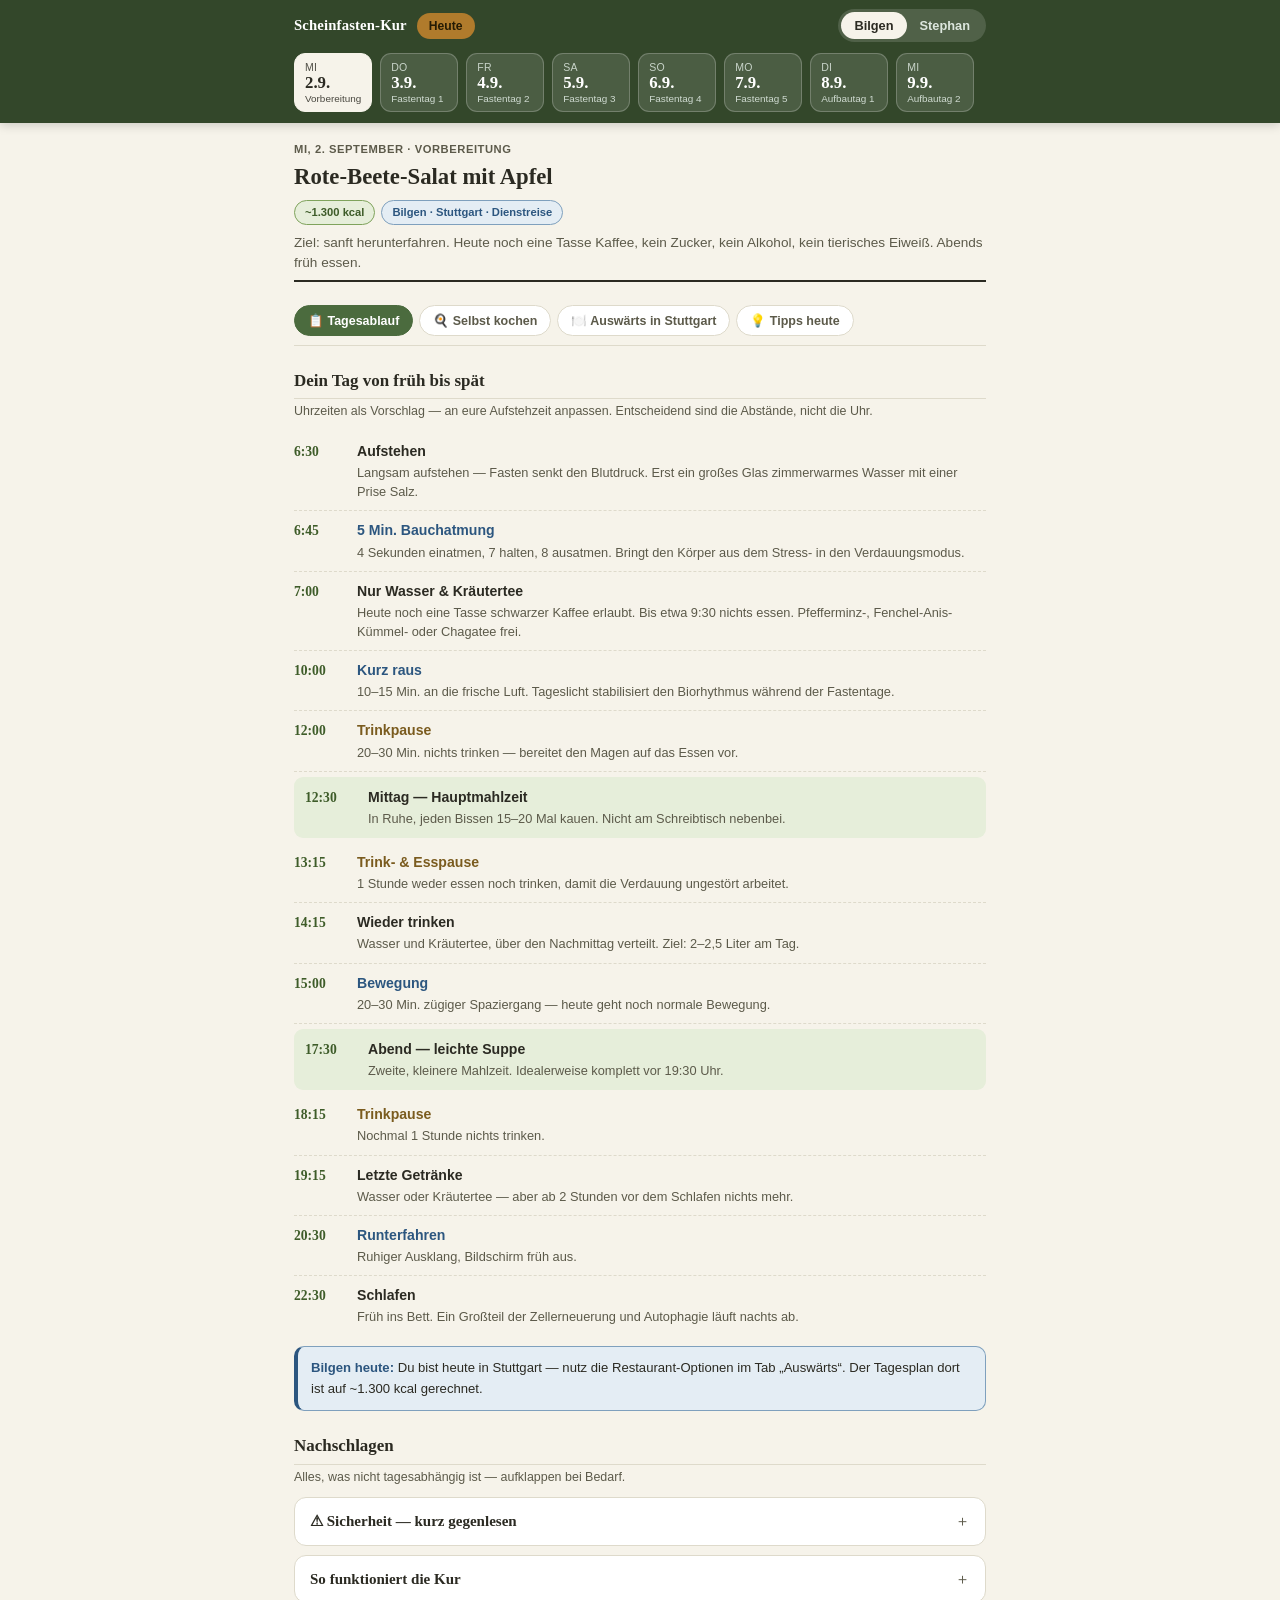
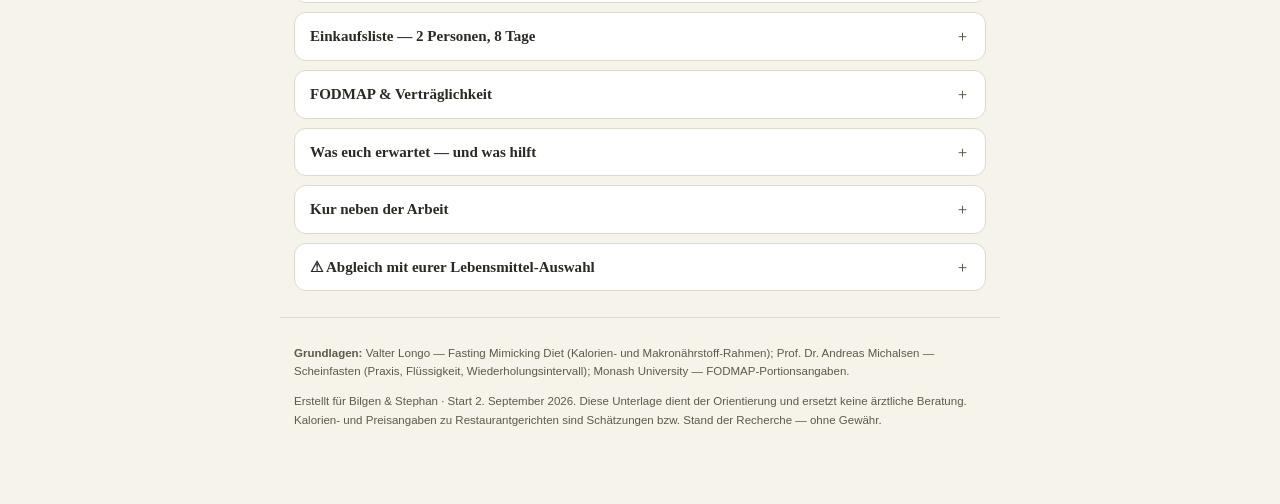
<file: index.html>
<!DOCTYPE html>
<html lang="de">
<head>
<meta charset="UTF-8">
<meta name="viewport" content="width=device-width, initial-scale=1.0, viewport-fit=cover">
<meta name="description" content="Persönlicher 8-Tage-Scheinfastenplan mit Tagesablauf, Rezepten und Restaurant-Empfehlungen.">
<meta name="theme-color" content="#33472A">
<meta name="robots" content="noindex, nofollow">
<meta name="apple-mobile-web-app-capable" content="yes">
<meta name="apple-mobile-web-app-status-bar-style" content="black-translucent">
<meta name="apple-mobile-web-app-title" content="Scheinfasten">
<link rel="icon" href="data:image/svg+xml,<svg xmlns='http://www.w3.org/2000/svg' viewBox='0 0 100 100'><rect width='100' height='100' rx='20' fill='%2333472A'/><text y='72' x='50' font-size='60' text-anchor='middle' fill='%23F6F3EA' font-family='Georgia,serif'>S</text></svg>">
<title>Scheinfasten-Kur · Bilgen &amp; Stephan · Sept 2026</title>
<style>
  :root{
    --paper:#F6F3EA; --ink:#2B2A22; --ink-soft:#5C5A4A; --line:#DEDACB;
    --card:#FFFFFF;
    --green:#4B6B3E; --green-d:#33472A; --green-bg:#E6EEDA; --green-line:#7FA35C; --green-text:#3E5C29;
    --gold:#B07B2C; --gold-bg:#F6ECD3; --gold-line:#C99A3D; --gold-text:#7A5B1E;
    --rose-bg:#F2E0DA; --rose-line:#B5654A; --rose-text:#7A3A25;
    --blue-bg:#E4EDF4; --blue-line:#7FA0BD; --blue-text:#2C567F;
    --bilgen:#B5654A; --stephan:#3E6B8C;
  }
  *{box-sizing:border-box;-webkit-tap-highlight-color:transparent;}
  html,body{margin:0;padding:0;}
  body{
    background:var(--paper);color:var(--ink);
    font-family:-apple-system,BlinkMacSystemFont,'Segoe UI',Roboto,sans-serif;
    -webkit-font-smoothing:antialiased;line-height:1.5;padding-bottom:50px;
  }
  .serif{font-family:Georgia,'Iowan Old Style',serif;}

  /* ---------- Sticky header ---------- */
  .topbar{
    position:sticky;top:0;z-index:60;background:var(--green-d);color:#fff;
    box-shadow:0 2px 10px rgba(0,0,0,.18);
  }
  .topbar .row1{display:flex;align-items:center;gap:10px;padding:9px 14px 7px;max-width:720px;margin:0 auto;}
  .brand{font-family:Georgia,serif;font-size:0.92rem;font-weight:700;letter-spacing:.01em;flex:none;}
  .toggle{display:flex;background:rgba(255,255,255,.14);border-radius:999px;padding:3px;margin-left:auto;}
  .toggle button{
    border:none;background:transparent;color:#DCE6DD;padding:6px 13px;border-radius:999px;
    font-size:0.8rem;font-weight:700;cursor:pointer;transition:.15s;
  }
  .toggle button.active{background:var(--paper);color:var(--ink);}
  .todaybtn{
    background:var(--gold);color:#241B04;border:none;font-weight:700;font-size:0.76rem;
    padding:6px 12px;border-radius:999px;cursor:pointer;flex:none;
  }

  /* ---------- Swipeable day strip ---------- */
  .daystrip{
    display:flex;gap:8px;overflow-x:auto;scroll-snap-type:x proximity;
    padding:4px 14px 11px;max-width:720px;margin:0 auto;
    scrollbar-width:none;-ms-overflow-style:none;
  }
  .daystrip::-webkit-scrollbar{display:none;}
  .daycard{
    flex:0 0 auto;scroll-snap-align:center;min-width:78px;
    background:rgba(255,255,255,.12);border:1px solid rgba(255,255,255,.22);
    border-radius:11px;padding:7px 10px;cursor:pointer;text-align:left;color:#E7F1EA;
  }
  .daycard .dow{font-size:0.66rem;opacity:.8;letter-spacing:.03em;text-transform:uppercase;}
  .daycard .dnum{font-family:Georgia,serif;font-size:1.05rem;font-weight:700;line-height:1.15;color:#fff;}
  .daycard .dtype{font-size:0.62rem;opacity:.85;margin-top:1px;white-space:nowrap;}
  .daycard.active{background:var(--paper);border-color:var(--paper);color:var(--ink);}
  .daycard.active .dnum{color:var(--ink);}
  .daycard.today::after{
    content:"";display:block;width:5px;height:5px;border-radius:50%;background:var(--gold);
    margin-top:4px;
  }
  .daycard.active.today::after{background:var(--gold);}

  .wrap{max-width:720px;margin:0 auto;padding:0 14px;}

  /* ---------- Day header ---------- */
  .dayhead{padding:18px 0 6px;border-bottom:2px solid var(--ink);margin-bottom:14px;}
  .dayhead .kicker{font-size:0.7rem;text-transform:uppercase;letter-spacing:.05em;color:var(--ink-soft);font-weight:700;}
  .dayhead h1{font-family:Georgia,serif;font-size:1.42rem;margin:2px 0 4px;font-weight:600;}
  .dayhead .badges{display:flex;gap:6px;flex-wrap:wrap;margin-top:6px;}
  .badge{font-size:0.7rem;font-weight:700;border-radius:999px;padding:3px 10px;}
  .badge.kcal{background:var(--green-bg);color:var(--green-text);border:1px solid var(--green-line);}
  .badge.ctx{background:var(--blue-bg);color:var(--blue-text);border:1px solid var(--blue-line);}
  .badge.today{background:var(--gold);color:#241B04;}
  .dayhead .lede{font-size:0.85rem;color:var(--ink-soft);margin:8px 0 0;}

  /* ---------- Section tabs ---------- */
  .modetabs{
    position:sticky;top:88px;z-index:40;background:var(--paper);
    display:flex;gap:6px;padding:9px 0;overflow-x:auto;border-bottom:1px solid var(--line);
    scrollbar-width:none;margin-bottom:4px;
  }
  .modetabs::-webkit-scrollbar{display:none;}
  .modetabs button{
    flex:none;padding:7px 13px;border:1px solid var(--line);background:var(--card);
    border-radius:999px;font-size:0.78rem;font-weight:600;color:var(--ink-soft);cursor:pointer;white-space:nowrap;
  }
  .modetabs button.active{background:var(--green);color:#fff;border-color:var(--green);}

  h2.sec{font-family:Georgia,serif;font-size:1.06rem;margin:22px 0 3px;border-bottom:1px solid var(--line);padding-bottom:5px;}
  p.secnote{font-size:0.78rem;color:var(--ink-soft);margin:0 0 11px;}

  /* ---------- Timeline ---------- */
  .tl{margin:6px 0 4px;}
  .tlrow{display:flex;gap:11px;padding:9px 0;border-bottom:1px dashed var(--line);}
  .tlrow:last-child{border-bottom:none;}
  .tlrow .t{flex:0 0 52px;font-family:Georgia,serif;font-weight:700;font-size:0.85rem;color:var(--green-text);padding-top:1px;}
  .tlrow .c{flex:1;}
  .tlrow .h{font-size:0.88rem;font-weight:700;}
  .tlrow .d{font-size:0.8rem;color:var(--ink-soft);margin-top:1px;}
  .tlrow.pause .h{color:var(--gold-text);}
  .tlrow.meal{background:var(--green-bg);border-radius:9px;padding:10px 11px;margin:5px 0;border-bottom:none;}
  .tlrow.move .h{color:var(--blue-text);}

  /* ---------- Cards ---------- */
  .card{background:var(--card);border:1px solid var(--line);border-radius:12px;padding:13px 15px;margin-bottom:11px;}
  .card h3{margin:0 0 6px;font-family:Georgia,serif;font-size:0.98rem;font-weight:700;}
  .card ul{margin:5px 0 0;padding-left:17px;font-size:0.85rem;line-height:1.55;}
  .card ul li{margin-bottom:3px;}
  .card .zut{font-size:0.8rem;color:var(--ink-soft);margin:0 0 7px;line-height:1.5;}
  .card .zut b{color:var(--ink);}
  .kcaltag{float:right;font-size:0.7rem;background:var(--green-bg);color:var(--green-text);border:1px solid var(--green-line);border-radius:6px;padding:1px 7px;font-weight:700;}

  /* ---------- Meal carousel ---------- */
  .carousel{
    display:flex;gap:11px;overflow-x:auto;scroll-snap-type:x mandatory;
    padding:2px 0 10px;margin:0 -14px;padding-left:14px;padding-right:14px;
    scrollbar-width:none;-ms-overflow-style:none;
  }
  .carousel::-webkit-scrollbar{display:none;}
  .carousel .card{
    flex:0 0 86%;max-width:520px;scroll-snap-align:center;margin-bottom:0;
    display:flex;flex-direction:column;
  }
  .card .plantag{
    display:inline-block;font-size:0.64rem;font-weight:700;letter-spacing:.03em;text-transform:uppercase;
    background:var(--gold);color:#241B04;border-radius:999px;padding:2px 9px;margin-bottom:6px;
  }
  .card .alttag{
    display:inline-block;font-size:0.64rem;font-weight:700;letter-spacing:.03em;text-transform:uppercase;
    background:var(--green-bg);color:var(--green-text);border:1px solid var(--green-line);
    border-radius:999px;padding:2px 9px;margin-bottom:6px;
  }
  .dishscroll{
    display:flex;gap:9px;overflow-x:auto;scroll-snap-type:x mandatory;
    padding-bottom:6px;margin-top:9px;scrollbar-width:none;
  }
  .dishscroll::-webkit-scrollbar{display:none;}
  .dishscroll .dish{flex:0 0 82%;scroll-snap-align:start;margin-top:0;}

  .dots{display:flex;gap:6px;justify-content:center;margin:-4px 0 14px;}
  .dots span{width:6px;height:6px;border-radius:50%;background:var(--line);transition:.2s;}
  .dots span.on{background:var(--green);width:16px;border-radius:3px;}
  .swipehint{font-size:0.72rem;color:var(--ink-soft);text-align:center;margin:-4px 0 10px;}

  .callout{border-radius:10px;padding:11px 13px;margin:11px 0;font-size:0.82rem;line-height:1.55;}
  .callout b{font-weight:700;}
  .callout.office{background:var(--blue-bg);border:1px solid var(--blue-line);border-left:4px solid var(--blue-text);}
  .callout.office b{color:var(--blue-text);}
  .callout.warn{background:var(--gold-bg);border:1px solid var(--gold-line);border-left:4px solid var(--gold);}
  .callout.warn b{color:var(--gold-text);}
  .callout.flag{background:var(--rose-bg);border:1px solid var(--rose-line);border-left:4px solid var(--rose-line);}
  .callout.flag b{color:var(--rose-text);}
  .callout.neutral{background:#F0ECE0;color:var(--ink-soft);}

  /* ---------- Places ---------- */
  .place{background:var(--card);border:1px solid var(--line);border-radius:12px;padding:13px 15px;margin-bottom:11px;}
  .place h3{margin:0 0 2px;font-family:Georgia,serif;font-size:0.97rem;font-weight:700;}
  .place .meta{font-size:0.72rem;color:var(--ink-soft);line-height:1.45;margin-bottom:5px;}
  .place .walk{display:inline-block;font-size:0.69rem;background:var(--green-bg);color:var(--green-text);border:1px solid var(--green-line);border-radius:6px;padding:2px 8px;font-weight:700;}
  .dish{border:1px solid var(--line);border-radius:9px;padding:9px 11px;margin-top:9px;background:#FCFBF7;}
  .dish .top{display:flex;justify-content:space-between;gap:8px;align-items:baseline;}
  .dish .nm{font-weight:700;font-size:0.88rem;}
  .dish .pk{white-space:nowrap;font-size:0.76rem;}
  .dish .pk .eur{font-weight:700;}
  .dish .pk .kc{background:var(--green-bg);color:var(--green-text);border-radius:5px;padding:1px 6px;margin-left:4px;font-weight:700;}
  .dish .ds{font-size:0.78rem;color:var(--ink-soft);margin-top:3px;line-height:1.45;}
  .dish .how{font-size:0.8rem;margin-top:6px;line-height:1.5;}
  .dish .how b{color:var(--green-text);}
  a.btn{display:inline-block;margin-top:9px;background:var(--ink);color:var(--paper);text-decoration:none;padding:7px 13px;border-radius:8px;font-size:0.78rem;font-weight:600;}
  a.btn.alt{background:transparent;color:var(--ink);border:1px solid var(--ink);margin-left:5px;}

  /* ---------- Accordion ---------- */
  details.acc{background:var(--card);border:1px solid var(--line);border-radius:12px;margin-bottom:9px;overflow:hidden;}
  details.acc summary{
    padding:12px 15px;font-family:Georgia,serif;font-weight:700;font-size:0.94rem;cursor:pointer;
    list-style:none;display:flex;justify-content:space-between;align-items:center;
  }
  details.acc summary::-webkit-details-marker{display:none;}
  details.acc summary::after{content:"＋";color:var(--ink-soft);font-weight:400;}
  details.acc[open] summary::after{content:"−";}
  details.acc .body{padding:0 15px 14px;font-size:0.84rem;line-height:1.6;}
  details.acc .body ul{padding-left:17px;margin:6px 0;}
  details.acc .body li{margin-bottom:4px;}
  details.acc .body h4{font-family:Georgia,serif;font-size:0.88rem;margin:12px 0 4px;color:var(--green-text);}

  table.tbl{width:100%;border-collapse:collapse;font-size:0.8rem;margin:8px 0;}
  table.tbl th{background:var(--green);color:#fff;text-align:left;padding:7px 9px;font-size:0.75rem;}
  table.tbl td{padding:7px 9px;border-bottom:1px solid var(--line);vertical-align:top;}
  table.tbl tr:nth-child(even) td{background:#FBF9F3;}

  footer{max-width:720px;margin:26px auto 0;padding:14px;border-top:1px solid var(--line);font-size:0.72rem;color:var(--ink-soft);line-height:1.6;}

  @media print{
    .topbar,.modetabs,.daystrip{display:none;}
    details.acc{break-inside:avoid;}
    details.acc .body{display:block !important;}
  }
</style>
</head>
<body>

<div class="topbar">
  <div class="row1">
    <span class="brand">Scheinfasten-Kur</span>
    <button class="todaybtn" id="todayBtn">Heute</button>
    <div class="toggle" id="personToggle">
      <button data-p="bilgen">Bilgen</button>
      <button data-p="stephan">Stephan</button>
    </div>
  </div>
  <div class="daystrip" id="dayStrip"></div>
</div>

<div class="wrap">
  <div id="dayHead"></div>
  <div class="modetabs" id="modeTabs"></div>
  <div id="content"></div>

  <h2 class="sec">Nachschlagen</h2>
  <p class="secnote">Alles, was nicht tagesabhängig ist — aufklappen bei Bedarf.</p>
  <div id="reference"></div>
</div>

<footer>
  <p><b>Grundlagen:</b> Valter Longo — Fasting Mimicking Diet (Kalorien- und Makronährstoff-Rahmen); Prof. Dr. Andreas Michalsen — Scheinfasten (Praxis, Flüssigkeit, Wiederholungsintervall); Monash University — FODMAP-Portionsangaben.</p>
  <p>Erstellt für Bilgen &amp; Stephan · Start 2. September 2026. Diese Unterlage dient der Orientierung und ersetzt keine ärztliche Beratung. Kalorien- und Preisangaben zu Restaurantgerichten sind Schätzungen bzw. Stand der Recherche — ohne Gewähr.</p>
</footer>

<script>
/* ============ DATA ============ */
const PEOPLE = {
  bilgen:{name:"Bilgen", short:"Bilgen"},
  stephan:{name:"Stephan", short:"Stephan"}
};

const DAYS = [
  {id:"d0", date:"2026-09-02", dow:"Mi", dnum:"2.", type:"Vorbereitung", title:"Vorbereitungstag",
   kcal:"~1.300 kcal", ctx:{bilgen:"Stuttgart · Dienstreise", stephan:"Homeoffice"},
   lede:"Ziel: sanft herunterfahren. Heute noch eine Tasse Kaffee, kein Zucker, kein Alkohol, kein tierisches Eiweiß. Abends früh essen.",
   mittag:{t:"Rote-Beete-Salat mit Apfel", kcal:"~800 kcal", z:"75 g gekochte rote Beete · ~20 g Apfel geraspelt · Kopfsalat &amp; Rucola · Gurke · 1 kleine Karotte · 30 g Pekannüsse · 1 EL Kürbiskerne · grüne Oliven · gedünstete Zucchini (~65 g)",
     s:["Rote Beete in Scheiben oder Würfel schneiden, Apfel fein raspeln.","Dressing aus 2 EL Olivenöl, Zitrone oder Apfelessig, Salz, Pfeffer und Schnittlauch anrühren.","Mit Blattsalat, Gurke und Karotte mischen.","Nüsse, Kürbiskerne und Oliven daraufgeben.","Zucchini separat mit 1 EL Olivenöl und Thymian dünsten, warm dazu servieren."]},
   abend:{t:"Gemüsesuppe Zucchini-Karotte-Fenchel", kcal:"~500 kcal", z:"Zucchini · Karotte · Fenchel · Gemüsebrühe · 2 EL Olivenöl · Petersilie · Muskat · 25 g Macadamia",
     s:["Gemüse in Gemüsebrühe weich kochen.","Fein pürieren, 2 EL Olivenöl einrühren.","Mit Petersilie und einer Prise Muskat abschmecken.","Macadamianüsse dazu."]},
   note:{bilgen:"Du bist heute in Stuttgart — nutz die Restaurant-Optionen im Tab „Auswärts“. Der Tagesplan dort ist auf ~1.300 kcal gerechnet.",
         stephan:"Heute noch Einkauf, Gemüsebrühe und Knoblauchöl vorbereiten sowie die rote Beete vorkochen — das trägt euch durch die ganze Woche. Alkohol und Süßes aus der Sichtweite räumen."},
   move:"20–30 Min. zügiger Spaziergang — heute geht noch normale Bewegung."},

  {id:"d1", date:"2026-09-03", dow:"Do", dnum:"3.", type:"Fastentag 1",
   kcal:"~1.100 kcal", ctx:{bilgen:"Stuttgart · Dienstreise", stephan:"Homeoffice"},
   lede:"Der erste Fastentag fühlt sich meist noch normal an. Hunger kommt in Wellen von 10–20 Minuten und geht von selbst vorbei.",
   mittag:{t:"Zucchini-Nudeln mit Tomate &amp; Basilikum", kcal:"~700 kcal", z:"Zucchini spiralisiert · reife Tomaten · viel Basilikum · Schnittlauch · Zitronenabrieb · 2 EL Knoblauchöl · 30 g Pinienkerne · 25 g Macadamia · 1/8 Avocado · grüne Oliven",
     s:["Zucchini spiralisieren, roh lassen oder 2 Minuten in Knoblauchöl schwenken.","Tomaten würfeln und untermischen.","Mit Basilikum, Schnittlauch und Zitronenabrieb würzen.","Pinienkerne, Macadamia, Avocado und Oliven daraufgeben.","Grobes Meersalz und Pfeffer erst kurz vor dem Essen."]},
   abend:{t:"Karotten-Kürbis-Suppe", kcal:"~400 kcal", z:"Karotten · Hokkaido-Kürbis · Gemüsebrühe · 2 EL Olivenöl · frischer Ingwer · Kurkuma · 10 g Kürbiskerne",
     s:["Karotten und Kürbis in Gemüsebrühe weich kochen.","Pürieren, 2 EL Olivenöl einrühren.","Mit frischem Ingwer und einer Prise Kurkuma abschmecken.","Kürbiskerne als Topping."]},
   note:{bilgen:"Zweiter Stuttgart-Tag. Ab heute besser kein Kaffee mehr — sonst kommt der Koffeinentzug ausgerechnet am Wochenende als Kopfschmerz.",
         stephan:"Zucchini erst am Vorabend spiralisieren und leicht salzen, sonst wässern sie. Dressing getrennt lagern."},
   flag:"Eine ganze spiralisierte Zucchini liegt über der FODMAP-Grenze von ~65 g. Bei empfindlichem Darm die Hälfte durch Gurken- oder Karottenstreifen ersetzen.",
   move:"Ab heute nur noch sanfte Bewegung: Spaziergang, leichtes Dehnen. Kein Kraft- oder Intervalltraining."},

  {id:"d2", date:"2026-09-04", dow:"Fr", dnum:"4.", type:"Fastentag 2",
   kcal:"~750 kcal", ctx:{bilgen:"Büro Glücksteinquartier", stephan:"Homeoffice"},
   lede:"Erfahrungsgemäß der zäheste Tag. Reizbarkeit, Kopfdruck und wenig Konzentration sind normal — nichts Wichtiges einplanen.",
   mittag:{t:"Senf-Karotten-Pfanne", kcal:"~480 kcal", z:"200 g Karotten · 2 EL Olivenöl · 1 TL mittelscharfer Senf · 1 TL Senfsamen · Thymian · 20 g Pekannüsse · Oliven · Petersilie · Zitrone · Gurke &amp; Blattsalat",
     s:["Karotten in Stifte schneiden, in 2 EL Olivenöl bissfest braten.","Senfsamen kurz mitrösten, bis sie springen.","Senf, Thymian und Salz unterrühren.","Pekannüsse und Oliven zugeben, mit Petersilie und Zitrone abschließen.","Gurkenscheiben und Blattsalat dazu."]},
   abend:{t:"Tomaten-Basilikum-Suppe", kcal:"~270 kcal", z:"reife Tomaten · Gemüsebrühe · 1 EL Olivenöl · viel Basilikum · Schnittlauch · 15 g Pinienkerne",
     s:["Tomaten mit Gemüsebrühe kurz kochen und pürieren.","1 EL Olivenöl einrühren.","Mit viel Basilikum abschmecken, Schnittlauch und Pinienkerne obenauf."]},
   note:{bilgen:"Kritischer Nachmittag. Viel Tee, früh Feierabend wenn möglich, kein Feierabendbier. Die Senf-Karotten schmecken auch kalt aus der Dose.",
         stephan:"Heute nichts Anspruchsvolles einplanen. Die Suppe am Vormittag vorkochen, dann muss abends nichts mehr entschieden werden."},
   move:"Nur ein kurzer, langsamer Spaziergang. Heute nichts erzwingen."},

  {id:"d3", date:"2026-09-05", dow:"Sa", dnum:"5.", type:"Fastentag 3",
   kcal:"~750 kcal", ctx:{bilgen:"frei", stephan:"frei"},
   lede:"Artischocken-Tag. Die Zubereitung dauert und das Essen geht langsam — an einem Fastentag ist das ein Vorteil.",
   mittag:{t:"Artischocke mit grobem Meersalz", kcal:"~480 kcal", z:"1 frische Artischocke p. P. · 2 EL Olivenöl · Zitrone · grobes Meersalz · Pfeffer · Tomatensalat mit Basilikum · 20 g Macadamia",
     s:["Stiel abbrechen, Spitzen kürzen.","30–40 Min. in Salzwasser mit einer halben Zitrone kochen, bis sich ein Blatt leicht löst.","Dip aus Olivenöl, Zitronensaft, grobem Meersalz und Pfeffer anrühren — Blatt für Blatt eintauchen.","Das „Heu“ über dem Boden gründlich entfernen, bevor ihr das Herz esst.","Tomatensalat mit Basilikum, Schnittlauch und 1 EL Olivenöl dazu."]},
   abend:{t:"Zucchini-Spinat-Suppe", kcal:"~270 kcal", z:"Zucchini · Spinat · Gemüsebrühe · 1 EL Olivenöl · Petersilie · 15 g Kürbiskerne · 1 TL geschrotete Leinsamen",
     s:["Zucchini und Spinat in Brühe weich kochen und pürieren.","1 EL Olivenöl einrühren, mit Petersilie abschmecken.","Kürbiskerne und Leinsamen darüberstreuen."]},
   note:{bilgen:"Wochenende — die Artischocke in Ruhe zubereiten, danach ein langer, langsamer Spaziergang zu zweit.",
         stephan:"Wochenende — die Artischocke in Ruhe zubereiten, danach ein langer, langsamer Spaziergang zu zweit."},
   flag:"Artischocke gehört zu den FODMAP-reichsten Gemüsen überhaupt (Fructane, im Herz konzentriert). Sie steht bewusst an einem freien Tag. Wenn es rumort: für den Empfindlicheren von euch weglassen und stattdessen die Fenchel-Kürbis-Suppe von morgen vorziehen.",
   move:"Langer, langsamer Spaziergang zu zweit — 45–60 Min., ohne Tempo."},

  {id:"d4", date:"2026-09-06", dow:"So", dnum:"6.", type:"Fastentag 4",
   kcal:"~750 kcal", ctx:{bilgen:"frei", stephan:"frei"},
   lede:"Viele beschreiben Tag 4 als überraschend klar und leicht. Der Hunger verschwindet oft ganz — nutzt das für die Vorbereitung der neuen Woche.",
   mittag:{t:"Brokkoli mit Senfsamen &amp; rote Beete", kcal:"~480 kcal", z:"75 g Brokkoli-Röschen · 2 EL Olivenöl · 1 TL Senfsamen · Zitronenabrieb · grobes Meersalz · 75 g gekochte rote Beete · Schnittlauch · 20 g Pekannüsse",
     s:["Brokkoli-Röschen 4–5 Min. bissfest dämpfen — nur die Röschen, nicht die Stiele.","In 2 EL Olivenöl mit Senfsamen schwenken, bis diese aufplatzen.","Mit Zitronenabrieb und grobem Meersalz würzen.","Rote Beete in Scheiben mit 1 EL Olivenöl und Schnittlauch dazu.","Pekannüsse obenauf."]},
   abend:{t:"Fenchel-Kürbis-Suppe", kcal:"~270 kcal", z:"Fenchel · Hokkaido-Kürbis · Gemüsebrühe · 1 EL Olivenöl · 10 g Sonnenblumenkerne",
     s:["Fenchel und Kürbis in Brühe weich kochen.","Pürieren und 1 EL Olivenöl einrühren.","Sonnenblumenkerne als Topping."]},
   note:{bilgen:"Heute Vormittag mit Stephan zusammen die Suppen für Montag und Dienstag vorkochen und die Zucchini für Montag vorbereiten.",
         stephan:"Meal-Prep-Vormittag: Suppen für Montag und Dienstag vorkochen, Zucchini spiralisieren, Gemüse für die Arbeitstage schneiden."},
   flag:"Brokkoli-Röschen sind bis 75 g pro Portion FODMAP-unproblematisch, die Stiele dagegen nicht — die weglassen oder für die Brühe verwenden.",
   move:"Leichtes Yoga oder Dehnen, dazu ein Spaziergang. Der Tag fühlt sich oft energiereich an — trotzdem nicht zu Sport verleiten lassen."},

  {id:"d5", date:"2026-09-07", dow:"Mo", dnum:"7.", type:"Fastentag 5",
   kcal:"~750 kcal", ctx:{bilgen:"Büro Glücksteinquartier", stephan:"Homeoffice"},
   lede:"Letzter Fastentag. Ab morgen wird aufgebaut — das trägt durch den Tag. Nicht der Versuchung nachgeben, „weil es eh der letzte Tag ist“ schon abends mehr zu essen.",
   mittag:{t:"Kalter Zucchini-Nudel-Salat", kcal:"~480 kcal", z:"Zucchini-Nudeln roh · Gurkenstreifen · Cherrytomaten · viel Basilikum &amp; Schnittlauch · 2 EL Olivenöl · Zitrone · grobes Meersalz · 25 g Macadamia · 1/8 Avocado · Oliven",
     s:["Zucchini-Nudeln roh mit Gurkenstreifen mischen.","Cherrytomaten halbieren und untermischen.","Mit Olivenöl, Zitrone und grobem Meersalz anmachen.","Basilikum, Schnittlauch, Macadamia, Avocado und Oliven daraufgeben."]},
   abend:{t:"Karotten-Ingwer-Suppe", kcal:"~270 kcal", z:"Karotten · frischer Ingwer · Gemüsebrühe · 1½ EL Olivenöl · 10 g Kürbiskerne · 1 TL geschrotete Leinsamen",
     s:["Karotten mit Ingwer in Brühe weich kochen.","Pürieren, Olivenöl einrühren.","Kürbiskerne und Leinsamen darüber."]},
   note:{bilgen:"Ruhig planen, keine langen Meetings. Der Salat lässt sich im Schraubglas mitnehmen: Dressing unten, Gemüse drauf, Kräuter oben — vor dem Essen schütteln.",
         stephan:"Letzter Fastentag. Morgen früh schon die Frikadellen-Zutaten bereitstellen, dann geht der Aufbautag entspannt los."},
   move:"Spaziergang in der Mittagspause. Weiterhin keine Belastung."},

  {id:"d6", date:"2026-09-08", dow:"Di", dnum:"8.", type:"Aufbautag 1",
   kcal:"~1.000 kcal", ctx:{bilgen:"Büro Glücksteinquartier", stephan:"Homeoffice"},
   lede:"Der wichtigste Teil der Kur. Wer jetzt zu schnell und zu viel isst, verschenkt den Effekt und bekommt Bauchschmerzen. Kleine Portionen, gut gekocht, leicht verdaulich.",
   mittag:{t:"Zucchini-Quinoa-Frikadellen", kcal:"~620 kcal", z:"1 mittlere Zucchini geraspelt · ~120 g gekochter Quinoa · 2 EL Haferflocken oder Kichererbsenmehl · Petersilie · Schnittlauch · Senf · 2 EL Olivenöl · Senf-Karotten-Pfanne klein · Tomatensalat · 20 g Pekannüsse",
     s:["Zucchini grob raspeln, salzen, 10 Min. ziehen lassen und gut ausdrücken.","Mit Quinoa, Haferflocken/Kichererbsenmehl, Kräutern, Senf, Salz und Pfeffer vermengen.","Zu 4–6 kleinen Frikadellen formen.","In 2 EL Olivenöl bei mittlerer Hitze goldbraun braten.","Kleine Portion Senf-Karotten und Tomatensalat dazu, Pekannüsse obenauf."]},
   abend:{t:"Mildes Kürbis-Karotten-Süppchen", kcal:"~330 kcal", z:"Hokkaido-Kürbis · Karotten · Gemüsebrühe · 1 EL Olivenöl · Ingwer · 15 g Kürbiskerne · dazu 1 Kiwi oder Handvoll Heidelbeeren (~50 kcal)",
     s:["Kürbis und Karotten weich kochen und pürieren.","1 EL Olivenöl und Ingwer einrühren.","Kürbiskerne als Topping.","Als kleinen Nachtisch 1 reife Kiwi oder eine kleine Handvoll Heidelbeeren."]},
   note:{bilgen:"Heute noch kein Brot, kein Kaffee, kein Alkohol. Wenn Kollegen zum Mittagessen einladen: noch einen Tag warten.",
         stephan:"Die Frikadellen lassen sich am Vorabend braten und kalt essen — sie halten in der Dose gut zusammen."},
   move:"Wieder etwas mehr möglich: 30 Min. Spaziergang oder lockeres Radeln. Noch kein Krafttraining."},

  {id:"d7", date:"2026-09-09", dow:"Mi", dnum:"9.", type:"Aufbautag 2",
   kcal:"~1.300 kcal", ctx:{bilgen:"Büro Glücksteinquartier", stephan:"Homeoffice"},
   lede:"Jetzt darf das Eiweiß zurück: Kichererbsen und fester Tofu. Ab morgen wieder normal essen — aber bewusst.",
   mittag:{t:"Kichererbsen-Tomaten-Pfanne", kcal:"~750 kcal", z:"45 g Kichererbsen p. P. gründlich abgespült · Tomaten · Zucchini · Babyspinat · 2 EL Knoblauchöl · ~80 g fester Tofu · 3–4 EL Quinoa · Basilikum · Schnittlauch · 1 TL Sesam · Zitrone · 20 g Macadamia",
     s:["Kichererbsen gründlich abspülen und abtropfen lassen.","Tomaten, Zucchini und Babyspinat in 2 EL Knoblauchöl kurz schmoren.","Tofu separat anbraten und zugeben.","Quinoa untermischen.","Mit viel Basilikum, Schnittlauch, Sesam und Zitrone abschließen, Macadamia obenauf."]},
   abend:{t:"Gemüsesuppe Zucchini-Karotte-Kürbis", kcal:"~400 kcal", z:"Zucchini · Karotte · Hokkaido-Kürbis · Gemüsebrühe · 2 EL Olivenöl · 15 g Macadamia oder Kürbiskerne · dazu kleine Handvoll Erdbeeren + 20 g Pekannüsse (~150 kcal)",
     s:["Gemüse in Brühe weich kochen und pürieren.","2 EL Olivenöl einrühren.","Nüsse oder Kerne dazu.","Als Snack eine kleine Handvoll Erdbeeren mit Pekannüssen."]},
   note:{bilgen:"Ab morgen zurück zu normalem Essen — aber gebt euch noch zwei bis drei Tage ohne Alkohol, ohne Zucker und ohne große Fleischportionen.",
         stephan:"Ab morgen zurück zu normalem Essen — aber gebt euch noch zwei bis drei Tage ohne Alkohol, ohne Zucker und ohne große Fleischportionen. Der Effekt hält am längsten, wenn danach nicht sofort alles zurückkommt."},
   flag:"45 g Kichererbsen ist die FODMAP-Grenze für eine Portion abgespülter Dosen-Kichererbsen — die Galactane wandern beim Spülen weitgehend ins Wasser. Nach fünf Fastentagen ist der Darm empfindlich; bei guter Verträglichkeit könnt ihr die Menge in den Tagen danach steigern.",
   move:"Zurück zu normaler Bewegung, aber noch kein hartes Training. Ab dem Wochenende wieder alles."}
];

/* --- Alternativen-Pool ---
   Diese Varianten stammen aus eurer angekreuzten Ampel-Checkliste und sind damit
   strenger FODMAP- und low-carb-konform als die Plangerichte. Kalorien sind
   Grundwerte ohne Nuss-/Ölzugabe — siehe Hinweis unter dem Karussell. */
const ALT_MITTAG = [
  {t:"Mediterrane Zucchini-Tomaten-Pfanne", kcal:"~520 kcal",
   z:"2 Zucchini · 4 Tomaten · Basilikum · Oregano · 3 EL Olivenöl · Zitrone · 2 EL Macadamia · Chili",
   s:["Zucchini in Scheiben schneiden, in 2 EL Olivenöl 5–6 Min. anbraten.","Tomaten grob würfeln, zugeben, mit Oregano würzen, 3–4 Min. mitschmoren.","Vom Herd nehmen, mit Zitronensaft, restlichem Olivenöl, Chili und Basilikum abschmecken.","Mit gehackten Macadamianüssen bestreut servieren."]},
  {t:"Fenchel-Radieschen-Salat mit Kürbiskernen", kcal:"~450 kcal",
   z:"1 Fenchelknolle · 1 Bund Radieschen · 100 g Feldsalat · Petersilie · 3 EL Olivenöl · Zitrone · 2 EL Kürbiskerne · 2 TL Flohsamenschalen separat",
   s:["Fenchel und Radieschen sehr fein hobeln.","Mit Feldsalat und gehackter Petersilie mischen.","Dressing aus Olivenöl und Zitronensaft unterheben.","Kürbiskerne trocken anrösten und darüberstreuen.","Flohsamenschalen separat mit einem großen Glas Wasser dazu."]},
  {t:"Warmer Rote-Bete-Karotten-Teller", kcal:"~490 kcal",
   z:"2 Rote Bete · 3 Karotten · Zimt · Thymian · 3 EL Olivenöl · 2 TL MCT-Öl · 2 EL Mandeln",
   s:["Rote Bete und Karotten schälen, in Spalten schneiden.","Mit 2 EL Olivenöl, Zimt und Thymian im Ofen bei 200 °C ca. 25 Min. garen.","Vom Herd nehmen, MCT-Öl erst jetzt darüberträufeln — nicht miterhitzen.","Mit gerösteten Mandeln bestreut servieren (max. 10 Stück wegen FODMAP)."]},
  {t:"Auberginen-Staudensellerie-Pfanne", kcal:"~470 kcal",
   z:"1 Aubergine · 3 Stangen Staudensellerie · Frühlingszwiebel (nur Grün) · Rosmarin · 3 EL Olivenöl · Schnittlauch · 2 EL Sonnenblumenkerne · 1 Msp. Bockshornklee",
   s:["Aubergine würfeln, in 2 EL Olivenöl 8–10 Min. anbraten, bis sie weich ist.","Staudensellerie und das Grün der Frühlingszwiebel zugeben, 3 Min. mitbraten.","Mit Rosmarin und einer kleinen Prise Bockshornklee würzen.","Mit Schnittlauch und Sonnenblumenkernen bestreut servieren."]},
  {t:"Gurken-Spinat-Bowl mit Avocado", kcal:"~510 kcal",
   z:"100 g Babyspinat · 1 Salatgurke · ½ Kopfsalat · 1 Avocado · Zitrone · 3 EL Olivenöl · 2 TL Chiasamen",
   s:["Spinat, Gurke und Kopfsalat klein schneiden.","Avocado in Scheiben darauflegen (FODMAP-Grenze beachten: ~1/8 pro Portion).","Dressing aus Olivenöl und Zitronensaft darüberträufeln.","Mit Chiasamen bestreuen und sofort servieren."]}
];
const ALT_ABEND = [
  {t:"Klare Fenchel-Sellerie-Suppe", kcal:"~180 kcal",
   z:"1 Fenchelknolle · 3 Stangen Staudensellerie · 700 ml Gemüsebrühe · Petersilie · 1 EL Olivenöl",
   s:["Fenchel und Sellerie klein schneiden.","In der Brühe 15 Min. köcheln, bis das Gemüse weich ist.","Mit Petersilie und einem Schuss Olivenöl servieren."]},
  {t:"Tomaten-Zucchini-Suppe mit Basilikum", kcal:"~220 kcal",
   z:"4 Tomaten · 1 Zucchini · 600 ml Gemüsebrühe · Basilikum · 1 EL Olivenöl · 1 EL Chiasamen",
   s:["Tomaten und Zucchini würfeln, in der Brühe 15 Min. weich kochen.","Fein pürieren.","Mit Basilikum, Olivenöl und Chiasamen zum Andicken abschmecken."]},
  {t:"Rote-Bete-Karotten-Suppe mit Zimt", kcal:"~230 kcal",
   z:"2 Rote Bete · 2 Karotten · 700 ml Gemüsebrühe · ½ TL Zimt · 1 EL Olivenöl",
   s:["Gemüse schälen, würfeln, in der Brühe 20 Min. weich kochen.","Fein pürieren.","Mit einer Prise Zimt und einem Schuss Olivenöl abrunden."]},
  {t:"Spinat-Gurken-Kaltschale", kcal:"~240 kcal",
   z:"150 g Spinat · 1 Salatgurke · Zitrone · 2 EL Olivenöl · Schnittlauch · 400 ml kalte Brühe",
   s:["Alle Zutaten grob schneiden.","Im Mixer fein pürieren, kalt stellen oder direkt servieren.","Mit Schnittlauch garnieren."]},
  {t:"Auberginen-Tomaten-Suppe mit Fenchelsamen", kcal:"~250 kcal",
   z:"1 Aubergine · 4 Tomaten · 700 ml Gemüsebrühe · Oregano · 1 TL Fenchelsamen · 1 EL Olivenöl",
   s:["Aubergine würfeln, in Olivenöl kurz anrösten.","Mit Tomaten und Brühe aufgießen, 15 Min. köcheln.","Mit Oregano und angerösteten Fenchelsamen würzen."]}
];

/* --- Stuttgart (nur Bilgen, Tag 0 & 1) --- */
const STUTTGART = {
  intro:"Du bist heute und morgen in Stuttgart. Alle Adressen liegen in Laufnähe zum Moxy Stuttgart Feuerbach (Steiermärker Str. 2).",
  places:[
    {name:"Min Min Feuerbach", meta:"Wiener Platz 1 · +49 711 90700800 · tgl. 9:00–21:00", walk:"≈3 Gehmin. (200 m)",
     btn:{label:"Bei Uber Eats bestellen", url:"https://www.ubereats.com/de/store/min-min-feuerbach/KjHQD8SzXHmXgKzTQTVJ5g"},
     btn2:{label:"Website", url:"https://minmin-restaurant.de/"},
     dishes:[
       {nm:"My Own Bowl", eur:"15,90 €", kc:"~380 kcal", ds:"Eigene Bowl, bis zu 5 Toppings. Basis wählbar: Sushi-Reis &amp; Salat-Mix / nur Sushi-Reis / nur Salat-Mix.",
        how:"Basis <b>„nur Salat-Mix“</b> — das ist der entscheidende Klick, spart ~250 kcal und die Kohlenhydrate. Toppings: Avocado, Cherrytomaten, Gurke, Rucola, Ingwer. Kein Edamame (FODMAP + Protein), keine Mango (Zucker). Sesam-Soja-Dip separat, nur halb verwenden."},
       {nm:"Vegan Bowl", eur:"13,90 €", kc:"~420 kcal", ds:"Avocado, Gurke, Radieschen, Kimchi, geröstete Seealgen, Wasabi-Nüsse",
        how:"Passt fast unverändert. Wasabi-Nüsse weglassen spart ~80 kcal. Falls Reis mitkommt: „ohne Reis, dafür mehr Salat“ angeben."},
       {nm:"Tom Yum", eur:"10,90 €", kc:"~120 kcal", ds:"Gemüsesuppe, Zitronengras, Koriander",
        how:"Ideal als Abendmahlzeit — genau die leichte Gemüsesuppe, die der Plan vorsieht. Ohne Nudeleinlage bestellen."},
       {nm:"Wakame Salad", eur:"5,90 €", kc:"~110 kcal", ds:"Algensalat mit Sesam",
        how:"Guter kleiner Zusatz, wenn eine Bowl allein zu wenig ist."},
       {nm:"Gemüsewok", eur:"13,90 €", kc:"~350 kcal", ds:"Buntes Gemüse frisch im Wok gebraten",
        how:"Ausdrücklich <b>ohne Reisbeilage</b> und ohne Zwiebel/Knoblauch bestellen."}
     ]},
    {name:"Lê Nguyen — Vietnamesisch", meta:"Fahrionstraße 7 · +49 711 8560470 · Mo–Fr 11:30–14:30 &amp; 17:30–22 Uhr · auch zum Abholen", walk:"≈9 Gehmin. (700 m)",
     btn2:{label:"Speisekarte ansehen", url:"https://www.le-feuerbach.de/speisekarte-le-feuerbach/"},
     dishes:[
       {nm:"Nr. 114 · Gỏi Đậu Hủ (Tofu-Salat)", eur:"5,00 €", kc:"~200 kcal", ds:"Tofu-Salat mit Rettich, Karotte, Chilisauce, Erdnüssen und Kräutern",
        how:"Nach Nummer 114 fragen. Passt fast perfekt — bitten, die Chilisauce sparsam zu dosieren (enthält meist Zucker). Preis-Leistung unschlagbar."},
       {nm:"Nr. 111 · Canh chua chay", eur:"3,90 €", kc:"~130 kcal", ds:"Pikante vegetarische süßsaure Suppe mit Tofu, Ananas, Sojasprossen, Tomaten und Koriander",
        how:"Perfekte Abendsuppe. Um „wenig Ananas“ bitten, dann ist auch der Zuckeranteil kein Thema."},
       {nm:"Nr. 123 · Đậu Hủ Càry", eur:"12,90 €", kc:"~450 kcal", ds:"Curry im Tontopf mit Tofu, Zitronengras und Gemüse in Kokosmilch-Curry-Sauce",
        how:"Ausdrücklich <b>ohne Reis</b> bestellen (spart ~200 kcal). Sättigt gut durch das Kokosfett — das passt zur FMD-Logik."}
     ]},
    {name:"Balance Bowls", meta:"Stuttgarter Str. 37 · +49 711 33622373 · tgl. 10:30–21:00 · liefert selbst", walk:"≈7 Gehmin. (570 m)",
     btn:{label:"Zur Bestellseite", url:"https://balance-bowls.de/"},
     unverified:"Die Speisekarte ist auf der Website erst nach Adresseingabe einsehbar — konkrete Gerichtsnamen und Preise konnte ich deshalb nicht verifizieren. Beim Bestellen gilt: veganen Bowl wählen, Reis-/Nudelanteil reduzieren lassen, Dressing separat, ohne Zwiebel/Knoblauch. Grobe Orientierung: ~400–500 kcal.",
     dishes:[]}
  ],
  plans:{
    d0:{title:"Tag 0 · Mittwoch — Ziel ~1.300 kcal", total:"ergibt ca. 1.310 kcal · ca. 24,80 €", items:[
      "<b>Mittag:</b> Min Min „My Own Bowl“ mit Salat-Basis (~380 kcal) + Wakame Salad (~110 kcal) + ca. 40 g Macadamia aus der eigenen Dose (~290 kcal) → <b>~780 kcal</b>",
      "<b>Abend:</b> Lê Nguyen Nr. 111 Canh chua chay (~130 kcal) + Nr. 114 Tofu-Salat (~200 kcal) + 2 EL Olivenöl falls verfügbar (~180 kcal) → <b>~510 kcal</b>"]},
    d1:{title:"Tag 1 · Donnerstag — Ziel ~1.100 kcal", total:"ergibt ca. 1.100 kcal · ca. 19,80 €", items:[
      "<b>Mittag:</b> Min Min Vegan Bowl (~420 kcal) + 30 g Macadamia aus der eigenen Dose (~215 kcal) + Olivenöl falls möglich → <b>~700 kcal</b>",
      "<b>Abend:</b> Min Min Tom Yum (~120 kcal) + Wakame Salad (~110 kcal) + 25 g Kürbiskerne (~140 kcal) → <b>~400 kcal</b>"]}
  },
  trick:"Restaurant-Gerichte sind für die FMD-Logik fast immer <em>zu fettarm</em> und <em>zu stärkereich</em>. Deshalb: kleine Dose mit abgewogenen Macadamia- oder Pekannüssen im Hotelzimmer bereithalten und damit die Kalorien auffüllen, statt Reis oder Nudeln mitzuessen. Die Nüsse tragen die Kalorien, ohne den Fastenstoffwechsel zu unterbrechen."
};

/* --- Mannheim (Bilgen, Bürotage) --- */
const MANNHEIM = {
  intro:"An deinen Bürotagen im Glücksteinquartier. Grundsätzlich ist Mitnehmen besser — aber falls es mal nicht klappt:",
  places:[
    {name:"dean&david Glücksteinallee", meta:"Glücksteinallee 47 · direkt im Quartier · Mo–Fr 11:00–20:00", walk:"im Quartier",
     btn2:{label:"Website", url:"https://deananddavid.com/glueckstein-mannheim/"},
     dishes:[{nm:"Eigene Bowl, Blattsalat-Basis", eur:"ca. 9–13 €", kc:"~400 kcal", ds:"Blattsalat, Gurke, Tomate, Avocado",
       how:"Kein Reis, keine Nudeln, kein Couscous. Olivenöl-Zitronen-Dressing statt cremiger Sauce, ohne Käse, Zwiebeln aktiv weglassen lassen."}]},
    {name:"Glückstein Restaurant", meta:"Lindenhofstraße 62 · ≈2 Gehminuten · Mo–Fr ab 11:30", walk:"≈2 Gehmin.",
     dishes:[{nm:"Pflanzliches Tagesgericht + Beilagensalat", eur:"mittleres Niveau", kc:"~450–600 kcal", ds:"wechselt täglich",
       how:"Ohne Brot/Nudeln/Reis bestellen bzw. stehen lassen, wo möglich ohne Zwiebel/Knoblauch, Dressing separat erfragen statt Fertigsauce."}]}
  ],
  trick:"Das Büro-Kit macht den Unterschied: Thermosbecher für die Suppe, Schraubglas für Salat (Dressing unten, Gemüse drauf, Kräuter oben), kleine Dose mit <em>abgewogener</em> Nussportion — aus der Tüte wird schnell das Doppelte."
};

/* --- Tagesablauf --- */
function timeline(day, person){
  const isFast = day.type.startsWith("Fastentag");
  const isPrep = day.type === "Vorbereitung";
  const kaffee = (person==="bilgen" && isPrep);
  const rows = [
    {t:"6:30", h:"Aufstehen", d:"Langsam aufstehen — Fasten senkt den Blutdruck. Erst ein großes Glas zimmerwarmes Wasser mit einer Prise Salz.", cls:""},
    {t:"6:45", h:"5 Min. Bauchatmung", d:"4 Sekunden einatmen, 7 halten, 8 ausatmen. Bringt den Körper aus dem Stress- in den Verdauungsmodus.", cls:"move"},
    {t:"7:00", h:"Nur Wasser &amp; Kräutertee", d:(kaffee?"Heute noch eine Tasse schwarzer Kaffee erlaubt. ":"")+"Bis etwa 9:30 nichts essen. Pfefferminz-, Fenchel-Anis-Kümmel- oder Chagatee frei.", cls:""},
    {t:"10:00", h:"Kurz raus", d:"10–15 Min. an die frische Luft. Tageslicht stabilisiert den Biorhythmus während der Fastentage.", cls:"move"},
    {t:"12:00", h:"Trinkpause", d:"20–30 Min. nichts trinken — bereitet den Magen auf das Essen vor.", cls:"pause"},
    {t:"12:30", h:"Mittag — Hauptmahlzeit", d:"In Ruhe, jeden Bissen 15–20 Mal kauen. Nicht am Schreibtisch nebenbei.", cls:"meal"},
    {t:"13:15", h:"Trink- &amp; Esspause", d:"1 Stunde weder essen noch trinken, damit die Verdauung ungestört arbeitet.", cls:"pause"},
    {t:"14:15", h:"Wieder trinken", d:"Wasser und Kräutertee, über den Nachmittag verteilt. Ziel: 2–2,5 Liter am Tag.", cls:""},
    {t:"15:00", h:"Bewegung", d:day.move, cls:"move"},
    {t:"17:30", h:"Abend — leichte Suppe", d:"Zweite, kleinere Mahlzeit. Idealerweise komplett vor 19:30 Uhr.", cls:"meal"},
    {t:"18:15", h:"Trinkpause", d:"Nochmal 1 Stunde nichts trinken.", cls:"pause"},
    {t:"19:15", h:"Letzte Getränke", d:"Wasser oder Kräutertee — aber ab 2 Stunden vor dem Schlafen nichts mehr.", cls:""},
    {t:"20:30", h:"Runterfahren", d:isFast?"Wärmflasche, warme Kleidung — Frieren ist an Fastentagen normal. Bildschirm früh aus.":"Ruhiger Ausklang, Bildschirm früh aus.", cls:"move"},
    {t:"22:30", h:"Schlafen", d:"Früh ins Bett. Ein Großteil der Zellerneuerung und Autophagie läuft nachts ab.", cls:""}
  ];
  return rows;
}

/* --- Referenz-Inhalte --- */
const REFERENCE = `
<details class="acc">
  <summary>⚠ Sicherheit — kurz gegenlesen</summary>
  <div class="body">
    <p><b>Fasten senkt den Blutdruck.</b> Steht langsam auf, besonders morgens und nach dem Sitzen. Eine Prise Salz ins Wasser stützt den Kreislauf.</p>
    <p><b>Abbrechen und ärztlich abklären</b> bei anhaltendem Schwindel, Herzrasen, Atemnot, starker Schwäche, Verwirrtheit oder Sehstörungen. Ein Abbruch ist kein Scheitern — zieht dann einfach das sanfte Aufbauprogramm der letzten zwei Tage vor.</p>
    <p><b>Nicht machen</b> bei Untergewicht (BMI unter 19), Schwangerschaft oder Stillzeit, akutem Infekt, kürzlicher OP oder einer Essstörung in der Vorgeschichte.</p>
  </div>
</details>

<details class="acc">
  <summary>So funktioniert die Kur</summary>
  <div class="body">
    <p>Beim Scheinfasten wird über wenige Tage so wenig und so fasten-ähnlich gegessen, dass der Körper in den Fastenstoffwechsel umschaltet — Zellreinigung (Autophagie) und Fettverbrennung springen an —, ohne dass komplett gehungert wird.</p>
    <p>Die drei Hebel: <b>wenig Kalorien</b>, <b>sehr wenig Eiweiß</b>, <b>fast keine schnellen Kohlenhydrate</b>. Fett darf dagegen reichlich sein — es hält satt, ohne den Fasteneffekt zu stören. Deshalb sind Olivenöl, Oliven, Macadamia, Pekannüsse und Pinienkerne hier die Kalorienträger, und deshalb kommen Quinoa und Kichererbsen erst an den Aufbautagen.</p>
    <h4>Portionsgrößen für euch beide</h4>
    <p>Die Mengen sind Richtwerte <b>pro Person</b>. Stephan (1,84 m) bleibt am oberen Ende und nimmt bei Nüssen und Öl die volle Menge. Bilgen (1,60 m) reduziert Nüsse und Öl um etwa ein Viertel, lässt das Gemüse aber gleich.</p>
    <p>Wichtiger als die exakte Zahl: <b>keiner von euch hungert sich in die Erschöpfung.</b> Lieber 100 kcal mehr als ein abgebrochener Tag.</p>
    <h4>Trinken</h4>
    <p><b>2–2,5 Liter</b> stilles Wasser und milde Kräutertees über den Tag. Prise Salz oder Spritzer Zitrone stützt den Kreislauf.</p>
    <p><b>Kaffee (nur Bilgen):</b> am Vorbereitungstag noch eine Tasse morgens, ab Fastentag 1 weglassen — sonst kommt der Koffeinentzug ausgerechnet am Wochenende als Kopfschmerz.</p>
  </div>
</details>

<details class="acc">
  <summary>Einkaufsliste — 2 Personen, 8 Tage</summary>
  <div class="body">
    <p class="secnote">Frisches Blattgemüse, Salat und Kräuter in zwei Etappen kaufen (jetzt und Samstag), sonst welkt alles. Artischocken erst Freitag oder Samstag früh kaufen — sie sollen fest sein und beim Drücken quietschen.</p>
    <h4>Gemüse &amp; Kräuter</h4>
    <ul>
      <li>Zucchini (10–12 — die Nudeln brauchen viel)</li>
      <li>Karotten (3 Bund), Rote Beete (4–5 Knollen oder vorgegart vakuumiert)</li>
      <li>1 Apfel (nur für den Aroma-Anteil), Frische Artischocken (2)</li>
      <li>Brokkoli (1 Kopf), Hokkaido-Kürbis (1 mittlerer), Fenchel (2–3 Knollen)</li>
      <li>Babyspinat (4 Beutel), Rucola (2), Kopfsalat (2), Gurken (5–6)</li>
      <li>Reife Tomaten (ca. 2 kg) + Cherrytomaten (2 Schalen)</li>
      <li>Ingwer (1 große Knolle)</li>
      <li>Basilikum (2 Töpfe), Schnittlauch (2 Bund), Petersilie, Rosmarin, Thymian, Oregano</li>
    </ul>
    <h4>Nüsse, Samen, Fette</h4>
    <ul>
      <li>Macadamianüsse (250 g), Pekannüsse (250 g), Pinienkerne (150 g)</li>
      <li>Kürbiskerne (150 g), Sonnenblumenkerne (100 g), Leinsamen, Sesam</li>
      <li>Olivenöl extra vergine (min. 1 Liter — es geht viel drauf)</li>
      <li>Knoblauchöl (selbst gemacht oder gekauft)</li>
      <li>Grüne Oliven entsteint (2 Gläser), Avocados (3–4, unterschiedlich reif kaufen)</li>
      <li>MCT-Öl, Flohsamenschalen, Chiasamen (aus eurer Auswahl)</li>
    </ul>
    <h4>Für die Aufbautage</h4>
    <ul>
      <li>Quinoa (250 g), Kichererbsen aus der Dose (1 Dose reicht), fester Tofu (1 Packung)</li>
      <li>Haferflocken oder Kichererbsenmehl (Bindung für die Frikadellen)</li>
      <li>Kiwi, Erdbeeren, Heidelbeeren, Himbeeren</li>
    </ul>
    <h4>Getränke &amp; Vorrat</h4>
    <ul>
      <li>Stilles Wasser (ca. 40 l für 8 Tage zu zweit)</li>
      <li>Kräutertees: Pfefferminze, Fenchel-Anis-Kümmel, Chaga, Ingwer</li>
      <li>Gemüsebrühe zwiebel- und knoblauchfrei (oder selbst gekocht)</li>
      <li>Zitronen (8–10), mittelscharfer Senf, gelbe Senfsamen, Fenchelsamen</li>
      <li><b>Grobes Meersalz</b>, feines Salz, Pfeffer, Muskat, Kurkuma, Bockshornklee</li>
    </ul>
    <p><b>Nicht auf der Liste:</b> Paprika und Walnüsse — beides ist komplett aus dem Plan raus.</p>
  </div>
</details>

<details class="acc">
  <summary>FODMAP &amp; Verträglichkeit</summary>
  <div class="body">
    <ul>
      <li><b>Knoblauchöl statt Knoblauch:</b> Olivenöl kurz mit angedrückten Knoblauchzehen erwärmen (nicht braten), abkühlen lassen, Zehen entfernen. Das Aroma geht ins Öl, die Fructane bleiben zurück. Gekühlt maximal eine Woche verwenden. Frische Zwiebeln und Knoblauch bleiben weg, das Grüne von Lauch und Schnittlauch ist erlaubt.</li>
      <li><b>Portionsgrenzen:</b> Zucchini ~65 g, Brokkoli-Röschen ~75 g, rote Beete ~75 g gekocht, Apfel ~20 g, Kichererbsen ~45 g abgespült, Avocado ~1/8 (~30 g), Kürbis ~75 g pro Mahlzeit.</li>
      <li><b>Die drei Wackelkandidaten:</b> Artischocke (hoch), Apfel (hoch) und Kichererbsen (moderat) stehen bewusst im Plan — jeweils in kleiner Menge und an Tagen, an denen ihr zu Hause seid. Wer empfindlicher ist, lässt sie weg; der Plan trägt auch ohne sie.</li>
      <li><b>Bewusst weggelassen:</b> Zwiebel, Knoblauch, Spargel, Pilze, alle weiteren Kohlgemüse außer Brokkoli-Röschen — und auf euren Wunsch Paprika und Walnüsse.</li>
      <li><b>Nüsse:</b> Macadamia, Pekan und Pinienkerne sind FODMAP-arm und tragen die Kalorien. Cashew und Pistazie meiden, Mandeln nur wenige (max. 10).</li>
      <li><b>Kohlenhydratarm:</b> Quinoa und Kichererbsen erst ab Aufbautag 1 bzw. 2 — vorher würden Stärke und Eiweiß den Fastenstoffwechsel unterbrechen.</li>
    </ul>
  </div>
</details>

<details class="acc">
  <summary>Was euch erwartet — und was hilft</summary>
  <div class="body">
    <ul>
      <li><b>Tag 1–2:</b> Hunger in Wellen, Gedanken kreisen ums Essen. Eine Hungerwelle dauert 10–20 Minuten und geht von selbst vorbei — eine Tasse warmer Tee überbrückt sie zuverlässig.</li>
      <li><b>Tag 2–3:</b> Kopfschmerzen (meist Koffeinentzug), Frieren, dünne Nerven, schlechterer Schlaf. Wärmflasche, warme Kleidung, früh ins Bett.</li>
      <li><b>Ab Tag 4:</b> häufig ein deutlicher Umschwung — der Hunger verschwindet, viele beschreiben Klarheit und gute Laune. Nicht darauf verlassen, aber es kommt oft.</li>
      <li><b>Mundgeruch und belegte Zunge</b> sind normal (Ketose). Zunge morgens abschaben, viel trinken.</li>
      <li><b>Rote Beete färbt</b> Urin und Stuhl rötlich — harmlos und kein Blut, aber gut, es vorher zu wissen.</li>
      <li><b>Zu zweit gilt:</b> nicht gegenseitig hochschaukeln, wenn einer schlecht drauf ist. Kurz sagen „ich bin gerade nur hungrig, nicht sauer auf dich“ nimmt erstaunlich viel Druck raus.</li>
      <li><b>Danach:</b> Michalsen empfiehlt, eine solche Kur zwei- bis viermal im Jahr zu wiederholen. Der nächste sinnvolle Termin wäre Ende November oder im Januar.</li>
    </ul>
  </div>
</details>

<details class="acc">
  <summary>Kur neben der Arbeit</summary>
  <div class="body">
    <h4>Meal-Prep: zwei Kochabende reichen</h4>
    <p><b>Heute Abend (Mi 2.9.):</b> Gemüsebrühe ansetzen (ohne Zwiebel/Knoblauch), Knoblauchöl herstellen, rote Beete mitkochen — hält gekühlt 4–5 Tage. Einkauf erledigen.</p>
    <p><b>Sonntagvormittag (6.9.):</b> Suppen für Montag und Dienstag vorkochen, Zucchini spiralisieren, Gemüse für die Arbeitstage vorbereiten.</p>
    <p>Suppen halten gekühlt 3 Tage. Zucchini-Nudeln erst am Vorabend spiralisieren und leicht salzen, sonst wässern sie. Dressing getrennt lagern.</p>
    <h4>Das Büro-Kit</h4>
    <ul>
      <li><b>Thermosbecher</b> (0,5 l) für die Suppe — hält warm bis zum Nachmittag.</li>
      <li><b>Schraubglas</b> für Zucchini-Nudeln und Tomatensalat: Dressing unten, Gemüse drauf, Kräuter oben. Vor dem Essen schütteln.</li>
      <li><b>Kleine Dose</b> mit der abgewogenen Nussportion — aus der Tüte wird schnell das Doppelte.</li>
      <li><b>1,5-Liter-Flasche</b> auf dem Schreibtisch mit Zielmarkierungen.</li>
      <li><b>Teebeutel</b> in der Schublade — die Teepause ersetzt die Kaffeepause und überbrückt Hungerwellen.</li>
    </ul>
    <h4>Termine und Kollegen</h4>
    <ul>
      <li><b>Diese Woche keine Geschäftsessen, kein Feierabendbier, keinen Restaurantbesuch</b> einplanen. Falls schon etwas steht: absagen ist einfacher als widerstehen.</li>
      <li>Anspruchsvolle Aufgaben auf Donnerstag und Montag legen, Freitag eher Routine.</li>
      <li>Den Kollegen kurz Bescheid sagen, dass ihr fastet. Erspart Erklärungen beim Kuchen im Büro.</li>
      <li><b>Ihr macht das zu zweit</b> — das ist der größte Vorteil. Abends kurz austauschen, wie der Tag war.</li>
    </ul>
  </div>
</details>

<details class="acc">
  <summary>⚠ Abgleich mit eurer Lebensmittel-Auswahl</summary>
  <div class="body">
    <p>Dieser 8-Tage-Plan entstand aus euren <em>Wunschgerichten</em> (Artischocke, Zucchini-Nudeln, Senf-Karotten, Kichererbsen …). Die Ampel-Checkliste, die ihr später ausgefüllt habt, ist damit nicht deckungsgleich. Diese Zutaten stehen im Plan, waren auf der Checkliste aber <b>nicht angekreuzt</b>:</p>
    <table class="tbl">
      <tr><th>Im Plan</th><th>Wenn ihr es ersetzen wollt</th></tr>
      <tr><td>Grüne Oliven</td><td>Mehr Olivenöl + Macadamia (gleiche Kalorienträger)</td></tr>
      <tr><td>Pekannüsse, Pinienkerne</td><td>Macadamia, Kürbis- oder Sonnenblumenkerne</td></tr>
      <tr><td>Hokkaido-Kürbis</td><td>Karotte oder Fenchel in der Suppe</td></tr>
      <tr><td>Rucola</td><td>Feldsalat oder Kopfsalat</td></tr>
      <tr><td>Brokkoli, Apfel</td><td>Fenchel bzw. ein paar Himbeeren</td></tr>
      <tr><td>Senf &amp; Senfsamen</td><td>Fenchelsamen + Bockshornklee für die Würze</td></tr>
      <tr><td>Tofu, Kichererbsen (nur Aufbautage)</td><td>Quinoa allein — dann aber weniger Eiweiß beim Refeed</td></tr>
    </table>
    <p>Beides funktioniert. Der Plan wie er steht ist stimmiger aufgebaut; die Checkliste ist enger an dem, was ihr wirklich gern esst. <b>Entscheidet bewusst</b> — nicht aus Versehen die Hälfte weglassen und dann zu wenig Kalorien haben.</p>
  </div>
</details>
`;

/* ============ RENDER ============ */
let state = {person:"bilgen", day:null, mode:"tag"};
const STORAGE_KEY = "scheinfasten-v3";

function todayId(){
  const n = new Date();
  const s = n.getFullYear()+"-"+String(n.getMonth()+1).padStart(2,"0")+"-"+String(n.getDate()).padStart(2,"0");
  const d = DAYS.find(x=>x.date===s);
  return d ? d.id : null;
}

function curDay(){ return DAYS.find(d=>d.id===state.day) || DAYS[0]; }

function modesFor(day, person){
  const m = [{id:"tag", label:"📋 Tagesablauf"}, {id:"kochen", label:"🍳 Selbst kochen"}];
  const stuttgart = (person==="bilgen" && (day.id==="d0"||day.id==="d1"));
  const office = (person==="bilgen" && day.ctx.bilgen.indexOf("Büro")===0);
  if(stuttgart) m.push({id:"aus", label:"🍽️ Auswärts in Stuttgart"});
  else if(office) m.push({id:"aus", label:"🍽️ Auswärts in Mannheim"});
  m.push({id:"tipps", label:"💡 Tipps heute"});
  return m;
}

function renderStrip(){
  const strip = document.getElementById("dayStrip");
  const tid = todayId();
  strip.innerHTML = "";
  DAYS.forEach(d=>{
    const b = document.createElement("button");
    b.className = "daycard" + (d.id===state.day?" active":"") + (d.id===tid?" today":"");
    b.innerHTML = '<div class="dow">'+d.dow+'</div><div class="dnum">'+d.dnum+'9.</div><div class="dtype">'+d.type+'</div>';
    b.addEventListener("click", ()=>{ state.day=d.id; save(); renderAll(); });
    strip.appendChild(b);
  });
  const act = strip.querySelector(".daycard.active");
  if(act) act.scrollIntoView({block:"nearest", inline:"center"});
}

function renderHead(){
  const d = curDay();
  const tid = todayId();
  const ctx = d.ctx[state.person];
  document.getElementById("dayHead").innerHTML =
    '<div class="dayhead">'
    + '<div class="kicker">'+d.dow+', '+d.dnum+' September · '+d.type+'</div>'
    + '<h1>'+(d.mittag ? d.mittag.t : d.type)+'</h1>'
    + '<div class="badges">'
      + (d.id===tid?'<span class="badge today">Heute</span>':'')
      + '<span class="badge kcal">'+d.kcal+'</span>'
      + '<span class="badge ctx">'+PEOPLE[state.person].short+' · '+ctx+'</span>'
    + '</div>'
    + '<p class="lede">'+d.lede+'</p>'
    + '</div>';
}

function renderModes(){
  const el = document.getElementById("modeTabs");
  const modes = modesFor(curDay(), state.person);
  if(!modes.find(m=>m.id===state.mode)) state.mode = "tag";
  el.innerHTML = "";
  modes.forEach(m=>{
    const b = document.createElement("button");
    b.className = m.id===state.mode ? "active":"";
    b.textContent = m.label;
    b.addEventListener("click", ()=>{ state.mode=m.id; save(); renderModes(); renderContent(); });
    el.appendChild(b);
  });
}

function recipeCard(r, tagHtml){
  return '<div class="card">'
    + tagHtml
    + '<h3>'+r.t+'<span class="kcaltag">'+r.kcal+'</span></h3>'
    + '<p class="zut"><b>Pro Person:</b> '+r.z+'</p>'
    + '<ol style="margin:0;padding-left:18px;font-size:0.85rem;line-height:1.55;">'
    + r.s.map(x=>'<li>'+x+'</li>').join('') + '</ol></div>';
}

/* Plangericht + 3 rotierende Alternativen, damit an verschiedenen Tagen
   nicht immer dieselben drei vorgeschlagen werden. */
function mealCarousel(key, planMeal, pool, dayIdx, dayKcal){
  const picks = [];
  for(let i=0;i<3;i++) picks.push(pool[(dayIdx+i) % pool.length]);
  const id = "car-"+key+"-"+dayIdx;
  let h = '<div class="carousel" id="'+id+'">';
  h += recipeCard(planMeal, '<span class="plantag">Plan des Tages</span>');
  picks.forEach(p=>{ h += recipeCard(p, '<span class="alttag">Alternative</span>'); });
  h += '</div>';
  h += '<div class="dots" id="'+id+'-dots">' + Array(4).fill(0).map((_,i)=>'<span class="'+(i===0?'on':'')+'"></span>').join('') + '</div>';
  h += '<div class="swipehint">← seitlich wischen für weitere Varianten →</div>';
  return h;
}

function wireCarousels(){
  document.querySelectorAll(".carousel").forEach(car=>{
    const dots = document.getElementById(car.id+"-dots");
    if(!dots) return;
    car.addEventListener("scroll", ()=>{
      const i = Math.round(car.scrollLeft / (car.scrollWidth / car.children.length));
      dots.querySelectorAll("span").forEach((s,n)=>s.classList.toggle("on", n===i));
    }, {passive:true});
  });
}

function renderContent(){
  const d = curDay();
  const c = document.getElementById("content");
  let h = "";

  if(state.mode==="tag"){
    h += '<h2 class="sec">Dein Tag von früh bis spät</h2>';
    h += '<p class="secnote">Uhrzeiten als Vorschlag — an eure Aufstehzeit anpassen. Entscheidend sind die Abstände, nicht die Uhr.</p>';
    h += '<div class="tl">';
    timeline(d, state.person).forEach(r=>{
      h += '<div class="tlrow '+r.cls+'"><div class="t">'+r.t+'</div><div class="c"><div class="h">'+r.h+'</div><div class="d">'+r.d+'</div></div></div>';
    });
    h += '</div>';
    h += '<div class="callout office"><b>'+PEOPLE[state.person].short+' heute:</b> '+d.note[state.person]+'</div>';
    if(d.flag) h += '<div class="callout flag"><b>Beachten:</b> '+d.flag+'</div>';
  }

  else if(state.mode==="kochen"){
    const dayIdx = DAYS.findIndex(x=>x.id===d.id);
    h += '<h2 class="sec">Mittag — Hauptmahlzeit</h2>';
    h += '<p class="secnote">Das Plangericht plus drei Alternativen. Seitlich wischen zum Blättern.</p>';
    h += mealCarousel("m", d.mittag, ALT_MITTAG, dayIdx, d.kcal);
    h += '<h2 class="sec">Abend — leichte Mahlzeit</h2>';
    h += '<p class="secnote">Ebenfalls vier Varianten zur Auswahl.</p>';
    h += mealCarousel("a", d.abend, ALT_ABEND, dayIdx, d.kcal);
    h += '<div class="callout neutral">Mengen sind Richtwerte <b>pro Person</b> — für euch beide verdoppeln. Stephan am oberen Ende, Bilgen bei Nüssen und Öl etwa ein Viertel weniger.</div>';
    h += '<div class="callout warn"><b>Wenn ihr eine Alternative wählt:</b> Die Alternativvarianten stammen aus eurer angekreuzten Checkliste und sind strenger FODMAP- und low-carb-konform als die Plangerichte — dafür liegen sie kalorisch meist niedriger. Gleicht die Differenz zum Tagesziel mit Olivenöl und einer abgewogenen Nussportion aus, nicht mit mehr Gemüse. Faustregel: 1 EL Olivenöl ≈ 90 kcal, 10 g Macadamia ≈ 72 kcal.</div>';
    if(d.flag) h += '<div class="callout flag"><b>Beachten:</b> '+d.flag+'</div>';
  }

  else if(state.mode==="aus"){
    const stuttgart = (d.id==="d0"||d.id==="d1");
    const src = stuttgart ? STUTTGART : MANNHEIM;
    h += '<h2 class="sec">'+(stuttgart?"Auswärts essen in Stuttgart":"Auswärts essen in Mannheim")+'</h2>';
    h += '<p class="secnote">'+src.intro+'</p>';
    if(stuttgart && src.plans[d.id]){
      const p = src.plans[d.id];
      h += '<div class="card" style="border:2px solid var(--green-line);"><h3 style="color:var(--green-text)">'+p.title+'</h3>'
         + '<p class="zut">'+p.total+'</p><ul>'+p.items.map(x=>'<li>'+x+'</li>').join('')+'</ul></div>';
    }
    src.places.forEach(pl=>{
      h += '<div class="place"><h3>'+pl.name+'</h3><div class="meta">'+pl.meta+'</div>'
         + '<span class="walk">'+pl.walk+'</span>';
      if(pl.unverified) h += '<div class="callout neutral" style="margin:9px 0 0;"><b>Hinweis:</b> '+pl.unverified+'</div>';
      if(pl.dishes.length > 1){
        h += '<div class="dishscroll">';
        pl.dishes.forEach(ds=>{
          h += '<div class="dish"><div class="top"><span class="nm">'+ds.nm+'</span>'
             + '<span class="pk"><span class="eur">'+ds.eur+'</span><span class="kc">'+ds.kc+'</span></span></div>'
             + '<div class="ds">'+ds.ds+'</div><div class="how"><b>So bestellen:</b> '+ds.how+'</div></div>';
        });
        h += '</div><div class="swipehint" style="margin:2px 0 0;">'+pl.dishes.length+' Gerichte — seitlich wischen</div>';
      } else {
        pl.dishes.forEach(ds=>{
          h += '<div class="dish"><div class="top"><span class="nm">'+ds.nm+'</span>'
             + '<span class="pk"><span class="eur">'+ds.eur+'</span><span class="kc">'+ds.kc+'</span></span></div>'
             + '<div class="ds">'+ds.ds+'</div><div class="how"><b>So bestellen:</b> '+ds.how+'</div></div>';
        });
      }
      if(pl.btn) h += '<a class="btn" href="'+pl.btn.url+'" target="_blank" rel="noopener">'+pl.btn.label+'</a>';
      if(pl.btn2) h += '<a class="btn alt" href="'+pl.btn2.url+'" target="_blank" rel="noopener">'+pl.btn2.label+'</a>';
      h += '</div>';
    });
    h += '<div class="callout warn"><b>Der wichtigste Trick unterwegs:</b> '+src.trick+'</div>';
  }

  else if(state.mode==="tipps"){
    h += '<h2 class="sec">Tipps für heute</h2>';
    h += '<div class="card"><h3>Essen &amp; Verdauung</h3><ul>'
      + '<li><b>Gut kauen:</b> jeden Bissen 15–20 Mal — entlastet Magen und Bauchspeicheldrüse spürbar.</li>'
      + '<li>In Ruhe essen, ohne Bildschirm. Das Sättigungssignal braucht seine Zeit.</li>'
      + '<li>Die Trink- und Esspausen wirklich einhalten — sie sind kein Detail, sondern der Kern des Michalsen-Rhythmus.</li>'
      + '<li>Flohsamenschalen immer sofort mit einem großen Glas Wasser einnehmen.</li>'
      + '<li>MCT-Öl nie mitkochen — nur kalt über das fertige Gericht träufeln.</li>'
      + '</ul></div>';
    h += '<div class="card"><h3>Atmung &amp; Entspannung</h3><ul>'
      + '<li><b>4-7-8-Atmung</b> vor dem Mittagessen: 4 Sek. einatmen, 7 halten, 8 ausatmen. Fünf Runden reichen.</li>'
      + '<li>Bei einer Hungerwelle: aufstehen, ans Fenster, drei tiefe Atemzüge, Tasse Tee. Die Welle dauert 10–20 Minuten.</li>'
      + '<li>Abends Wärmflasche — Frieren ist an Fastentagen normal und zieht mehr Energie als man denkt.</li>'
      + '</ul></div>';
    h += '<div class="card"><h3>Bewegung heute</h3><ul><li>'+curDay().move+'</li>'
      + '<li>Alle 60–90 Minuten kurz aufstehen und ans Tageslicht.</li>'
      + '<li>Kein Krafttraining, kein Intervalltraining, keine langen Läufe während der Fastentage.</li>'
      + '</ul></div>';
    if(state.person==="bilgen"){
      h += '<div class="card"><h3>Speziell für Bilgen</h3><ul>'
        + '<li>Kaffee nur am Vorbereitungstag, morgens und schwarz — nicht in den Trink-/Esspausen.</li>'
        + '<li>Kräutertee im Thermobecher mitnehmen, dann sind die Pausen unterwegs leichter durchzuhalten.</li>'
        + '<li>Unterwegs zählt die abgewogene Nussdose mehr als jede Menükarte — sie rettet dir die Kalorienbilanz.</li>'
        + '</ul></div>';
    } else {
      h += '<div class="card"><h3>Speziell für Stephan</h3><ul>'
        + '<li>Im Homeoffice ist die Versuchung groß, nebenbei zu essen — feste Zeiten am Küchentisch statt am Schreibtisch.</li>'
        + '<li>Die Suppenzubereitung am Nachmittag als bewusste Pause vom Bildschirm nutzen.</li>'
        + '<li>Du hast die Küche — du bist der Meal-Prep-Anker für euch beide. Das entlastet Bilgen an den Bürotagen enorm.</li>'
        + '</ul></div>';
    }
  }

  c.innerHTML = h;
  wireCarousels();
}

function renderAll(){
  document.querySelectorAll("#personToggle button").forEach(b=>
    b.classList.toggle("active", b.dataset.p===state.person));
  renderStrip(); renderHead(); renderModes(); renderContent();
}

document.querySelectorAll("#personToggle button").forEach(b=>{
  b.addEventListener("click", ()=>{ state.person=b.dataset.p; save(); renderAll(); });
});
document.getElementById("todayBtn").addEventListener("click", ()=>{
  const t = todayId();
  state.day = t || DAYS[0].id;
  state.mode = "tag";
  save(); renderAll();
  window.scrollTo({top:0, behavior:"smooth"});
});

document.getElementById("reference").innerHTML = REFERENCE;

function save(){
  try{ localStorage.setItem(STORAGE_KEY, JSON.stringify(state)); }catch(e){}
}
function load(){
  try{
    const r = localStorage.getItem(STORAGE_KEY);
    if(r) state = Object.assign(state, JSON.parse(r));
  }catch(e){}
  if(!state.day) state.day = todayId() || DAYS[0].id;
  renderAll();
}
load();
</script>
</body>
</html>
</file>
